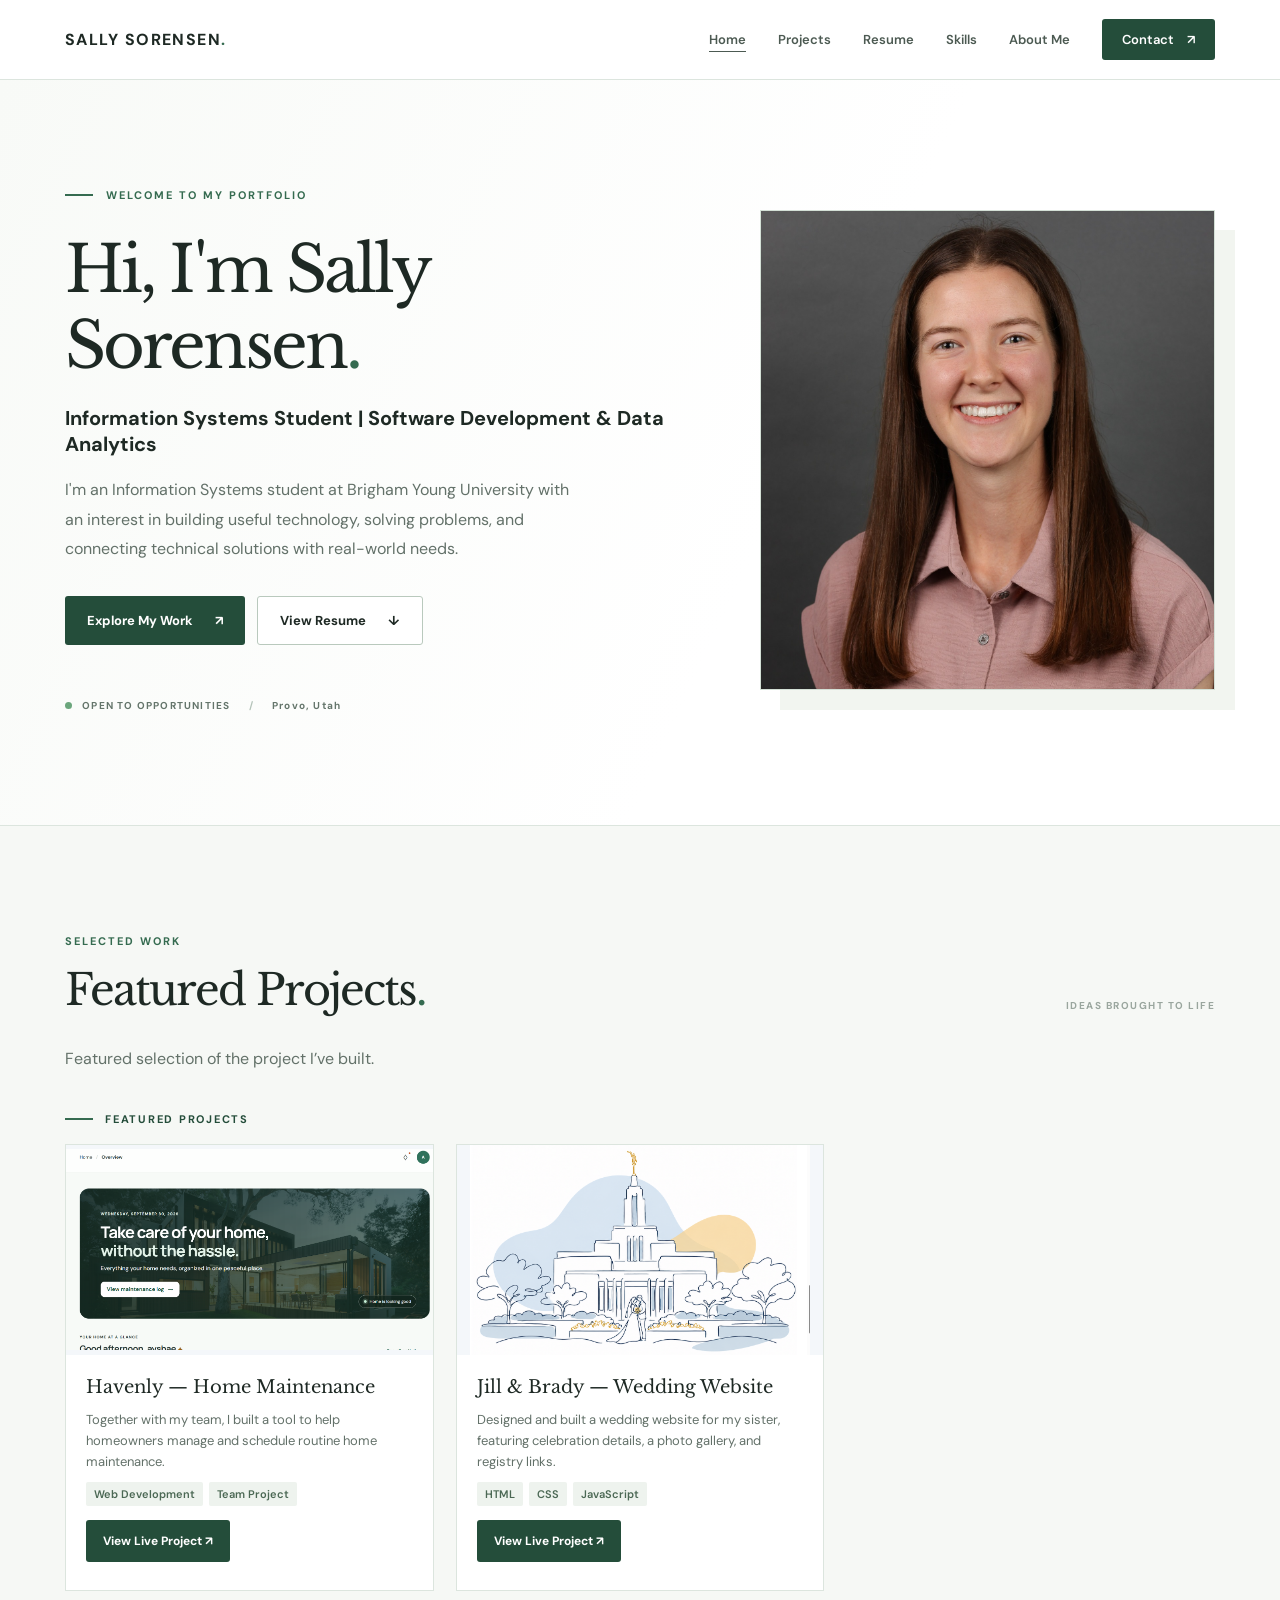
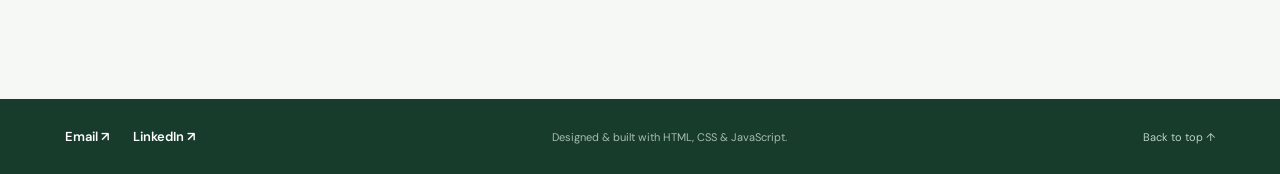
<file: index.html>
<!DOCTYPE html>
<html lang="en">
<head>
  <meta charset="UTF-8">
  <meta name="viewport" content="width=device-width, initial-scale=1">
  <meta name="description" content="Sally Sorensen — BYU Information Systems student. Explore my experience, skills, and software projects.">
  <title>Sally Sorensen | Portfolio</title>
  <link rel="stylesheet" href="styles.css">
  <script src="data.js" defer></script>
  <script src="app.js" defer> 
  //lets try this and see if it works
  </script>
</head>
<body data-page-title="Portfolio">
  <a class="skip-link" href="#main">Skip to content</a>
  <header class="site-header">
    <div class="container nav-wrap">
      <span class="brand" id="nav-name">YOUR NAME<span class="brand-dot">.</span></span>
      <button class="menu-toggle" id="menu-toggle" type="button" aria-expanded="false" aria-controls="site-nav" aria-label="Toggle navigation">
        <span></span><span></span><span></span>
      </button>
      <nav class="site-nav" id="site-nav" aria-label="Main navigation"><a href="index.html" aria-current="page">Home</a>
<a href="projects.html">Projects</a>
<a href="resume.html">Resume</a>
<a href="skills.html">Skills</a>
<a href="about.html">About Me</a>
<a href="contact.html" class="nav-contact">Contact <span aria-hidden="true">↗</span></a></nav>
    </div>
  </header>

  <main id="main">
    <section class="hero" id="home">
      <div class="container hero-grid">
        <div class="hero-copy">
          <p class="eyebrow"><span class="eyebrow-line"></span> WELCOME TO MY PORTFOLIO</p>
          <h1>Hi, I'm <span id="hero-name">Your Name</span><span class="hero-period">.</span></h1>
          <p class="hero-title" id="hero-title">Your Professional Headline</p>
          <p class="hero-description" id="hero-intro">A short introduction about your background, interests, and what you hope to build.</p>
          <div class="hero-actions">
            <a class="btn btn-primary" href="#projects">Explore My Work <span aria-hidden="true">↗</span></a>
            <a class="btn btn-outline" href="resume.html">View Resume <span aria-hidden="true">↓</span></a>
          </div>
          <div class="hero-footnote"><span class="status-dot"></span> OPEN TO OPPORTUNITIES <span class="footnote-divider">/</span> <span id="hero-location">Your Location</span></div>
        </div>
        <div class="hero-aside"><div class="hero-frame"><img class="hero-photo" src="assets/images/sally-sorensen.jpg" alt="Sally Sorensen" width="600" height="700"></div></div>
      </div>
    </section>

    

    

    

    

    

    
  <section class="section section-tint" id="projects">
      <div class="container">
        <div class="section-heading"><div><p class="section-kicker">SELECTED WORK</p><h2>Featured Projects<span class="accent">.</span></h2></div><p class="section-aside">IDEAS BROUGHT TO LIFE</p></div>
        <p class="section-intro">Featured selection of the project I’ve built.</p>
        <div class="project-label"><span class="label-dash"></span> FEATURED PROJECTS</div>
        <div class="projects-grid" id="featured-projects"></div>
        <div id="other-projects-section" hidden><div class="project-label other-project-label"><span class="label-dash"></span> MORE PROJECTS</div><div class="projects-grid" id="other-projects"></div></div>
      </div>
    </section>
</main>

  <footer class="site-footer"><div class="container footer-inner"><div class="footer-links"><a href="mailto:ssally5@byu.edu">Email ↗</a><a href="https://www.linkedin.com/in/ssally5" target="_blank" rel="noopener noreferrer">LinkedIn ↗</a></div><p>Designed & built with HTML, CSS & JavaScript.</p><a aria-current="page" href="index.html" class="back-to-top">Back to top ↑</a></div></footer>
</body>
</html>
</file>
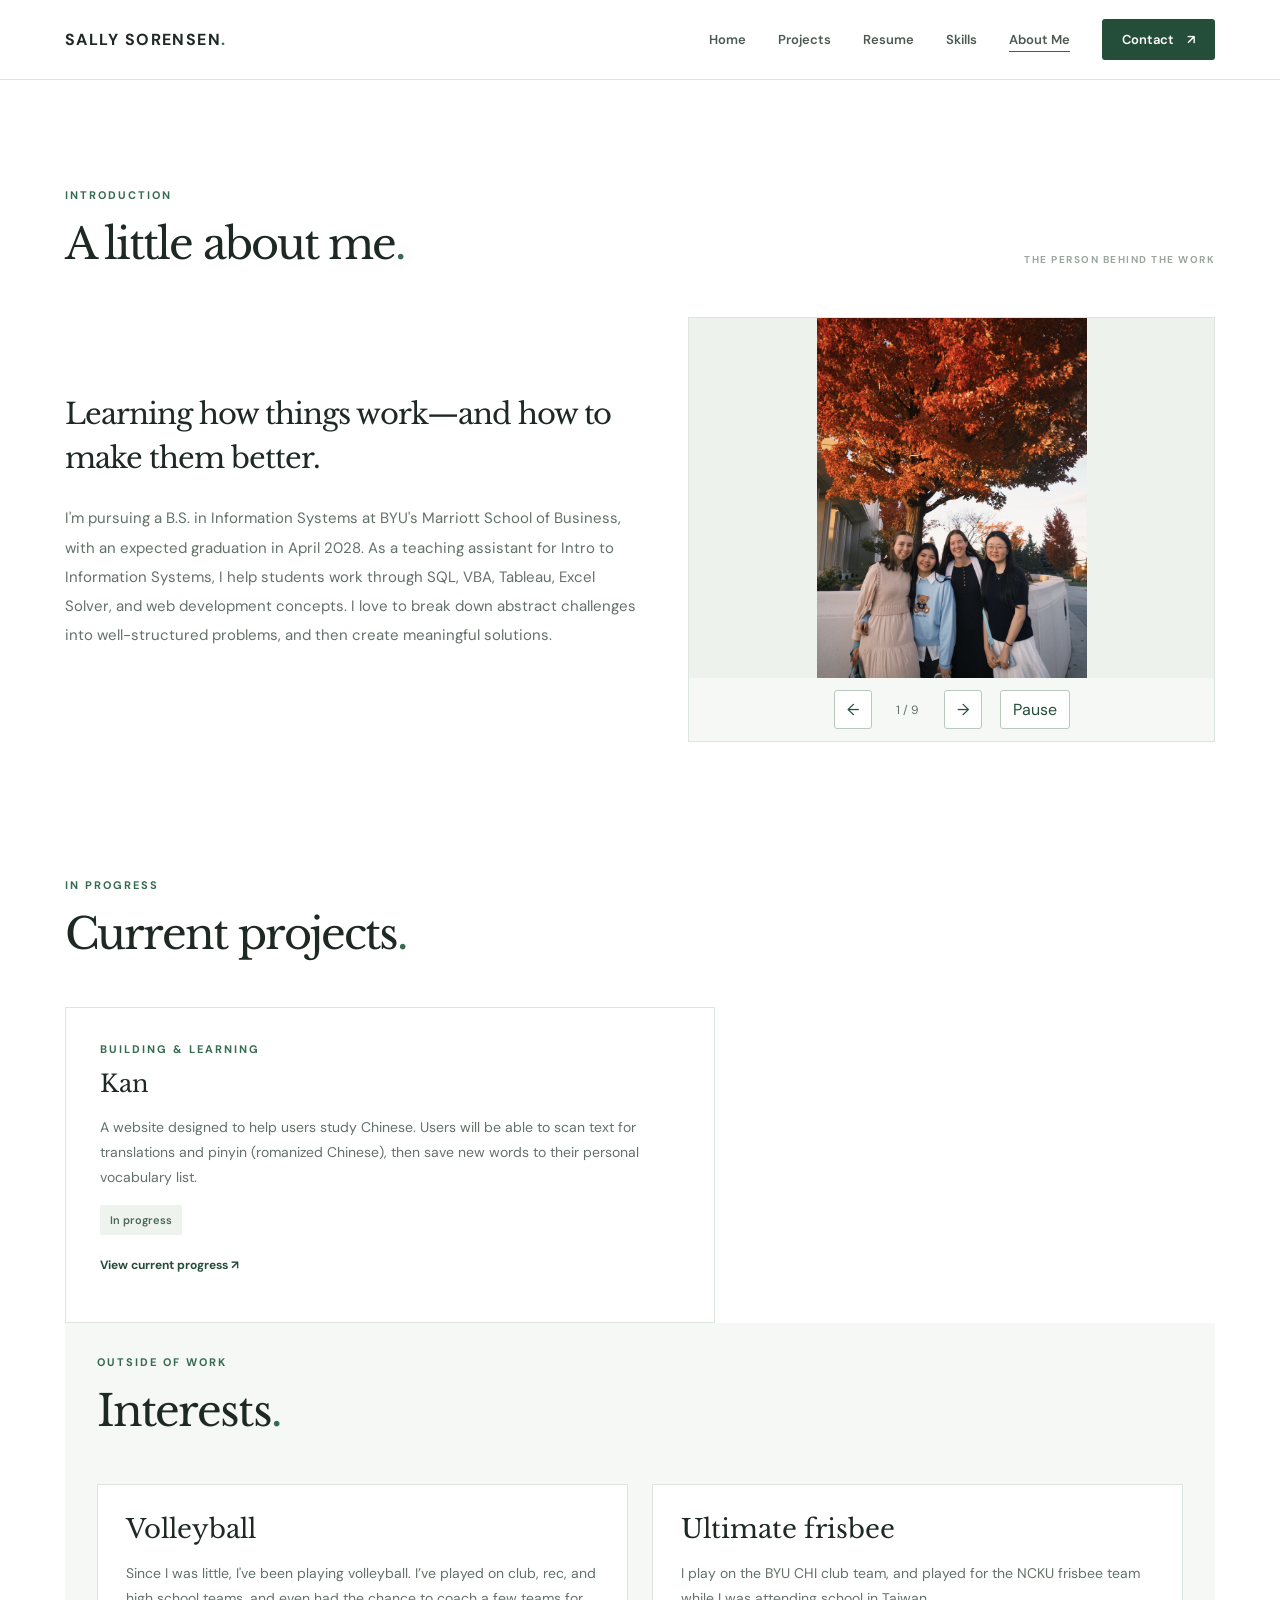
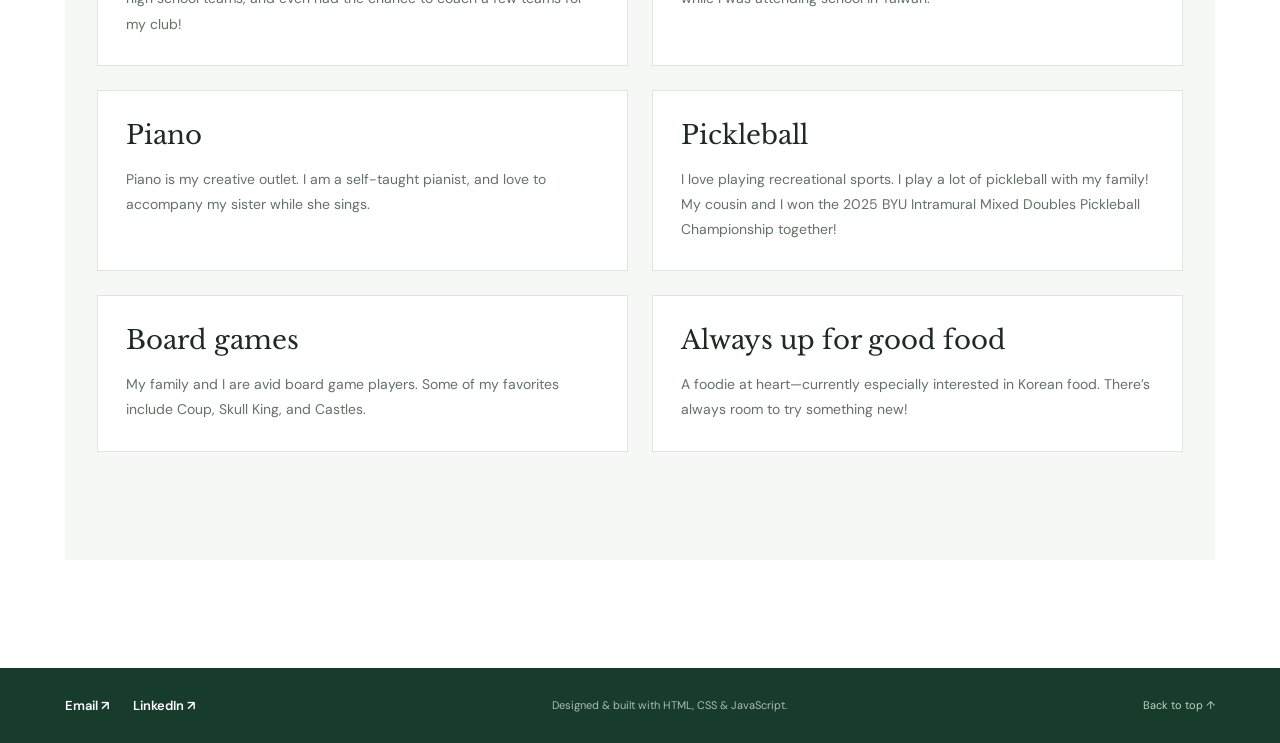
<file: about.html>
<!DOCTYPE html>
<html lang="en">
<head>
  <meta charset="UTF-8">
  <meta name="viewport" content="width=device-width, initial-scale=1">
  <meta name="description" content="Sally Sorensen — BYU Information Systems student. Explore my experience, skills, and software projects.">
  <title>Sally Sorensen | About Me</title>
  <link rel="stylesheet" href="styles.css">
  <script src="data.js" defer></script>
  <script src="app.js" defer></script>
</head>
<body data-page-title="About Me">
  <a class="skip-link" href="#main">Skip to content</a>
  <header class="site-header">
    <div class="container nav-wrap">
      <span class="brand" id="nav-name">YOUR NAME<span class="brand-dot">.</span></span>
      <button class="menu-toggle" id="menu-toggle" type="button" aria-expanded="false" aria-controls="site-nav" aria-label="Toggle navigation">
        <span></span><span></span><span></span>
      </button>
      <nav class="site-nav" id="site-nav" aria-label="Main navigation"><a href="index.html">Home</a>
<a href="projects.html">Projects</a>
<a href="resume.html">Resume</a>
<a href="skills.html">Skills</a>
<a href="about.html" aria-current="page">About Me</a>
<a href="contact.html" class="nav-contact">Contact <span aria-hidden="true">↗</span></a></nav>
    </div>
  </header>

  <main id="main">
    

    <section class="section about-section" id="about">
      <div class="container">
        <div class="section-heading"><div><p class="section-kicker">INTRODUCTION</p><h2>A little about me<span class="accent">.</span></h2></div><p class="section-aside">THE PERSON BEHIND THE WORK</p></div>
        <div class="about-copy-layout">
          
          <div class="about-copy"><h3 id="about-heading">A short introduction goes here.</h3><p id="about-body">Share a little about your education, professional interests, and what motivates you.</p></div>
<div class="about-carousel" role="region" aria-roledescription="carousel" aria-label="Personal photo gallery">
<div class="about-photo-stage"><img id="about-slide" src="assets/images/about/photo-01.jpg" alt="Personal photo 1 of 9" width="600" height="450"></div>
<div class="photo-controls"><button type="button" id="photo-prev" aria-label="Previous photo">←</button><span id="photo-counter">1 / 9</span><button type="button" id="photo-next" aria-label="Next photo">→</button><button type="button" id="photo-pause" aria-label="Pause photo rotation">Pause</button></div>
</div>
        </div>
      </div>
    </section>

    

    

    

    <section class="section" id="current-projects"><div class="container"><div class="section-heading"><div><p class="section-kicker">IN PROGRESS</p><h2>Current projects<span class="accent">.</span></h2></div></div>
          <article class="growth-card kan-card">
  <p class="card-overline">BUILDING &amp; LEARNING</p>
  <h3>Kan</h3>

  <p>
    A website designed to help users study Chinese. Users will be able to
    scan text for translations and pinyin (romanized Chinese), then save
    new words to their personal vocabulary list.
  </p>

  <div class="tag-row">
    <span class="tag">In progress</span>
  </div>

  <p class="kan-link-placeholder">
    <a class="project-link"
       href="https://ssally5.github.io/kan/"
       target="_blank"
       rel="noopener noreferrer">
      View current progress ↗
    </a>
  </p>
</article>
<section class="section section-tint" id="interests"><div class="container"><div class="section-heading"><div><p class="section-kicker">OUTSIDE OF WORK</p><h2>Interests<span class="accent">.</span></h2></div></div><div class="interest-grid">
<article class="interest-card"><h3>Volleyball</h3><p>Since I was little, I've been playing volleyball. I’ve played on club, rec, and high school teams, and even had the chance to coach a few teams for my club!</p></article>
<article class="interest-card"><h3>Ultimate frisbee</h3><p>I play on the BYU CHI club team, and played for the NCKU frisbee team while I was attending school in Taiwan.</p></article>
<article class="interest-card"><h3>Piano</h3><p>Piano is my creative outlet. I am a self-taught pianist, and love to accompany my sister while she sings.</p></article>
<article class="interest-card"><h3>Pickleball</h3><p>I love playing recreational sports. I play a lot of pickleball with my family! My cousin and I won the 2025 BYU Intramural Mixed Doubles Pickleball Championship together!</p></article>
<article class="interest-card"><h3>Board games</h3><p>My family and I are avid board game players. Some of my favorites include Coup, Skull King, and Castles.</p></article>
<article class="interest-card"><h3>Always up for good food</h3><p>A foodie at heart—currently especially interested in Korean food. There’s always room to try something new!</p></article>
</div></div></section>


    
  </main>

  <footer class="site-footer"><div class="container footer-inner"><div class="footer-links"><a href="mailto:ssally5@byu.edu">Email ↗</a><a href="https://www.linkedin.com/in/ssally5" target="_blank" rel="noopener noreferrer">LinkedIn ↗</a></div><p>Designed & built with HTML, CSS & JavaScript.</p><a href="index.html" class="back-to-top">Back to top ↑</a></div></footer>
</body>
</html>
</file>
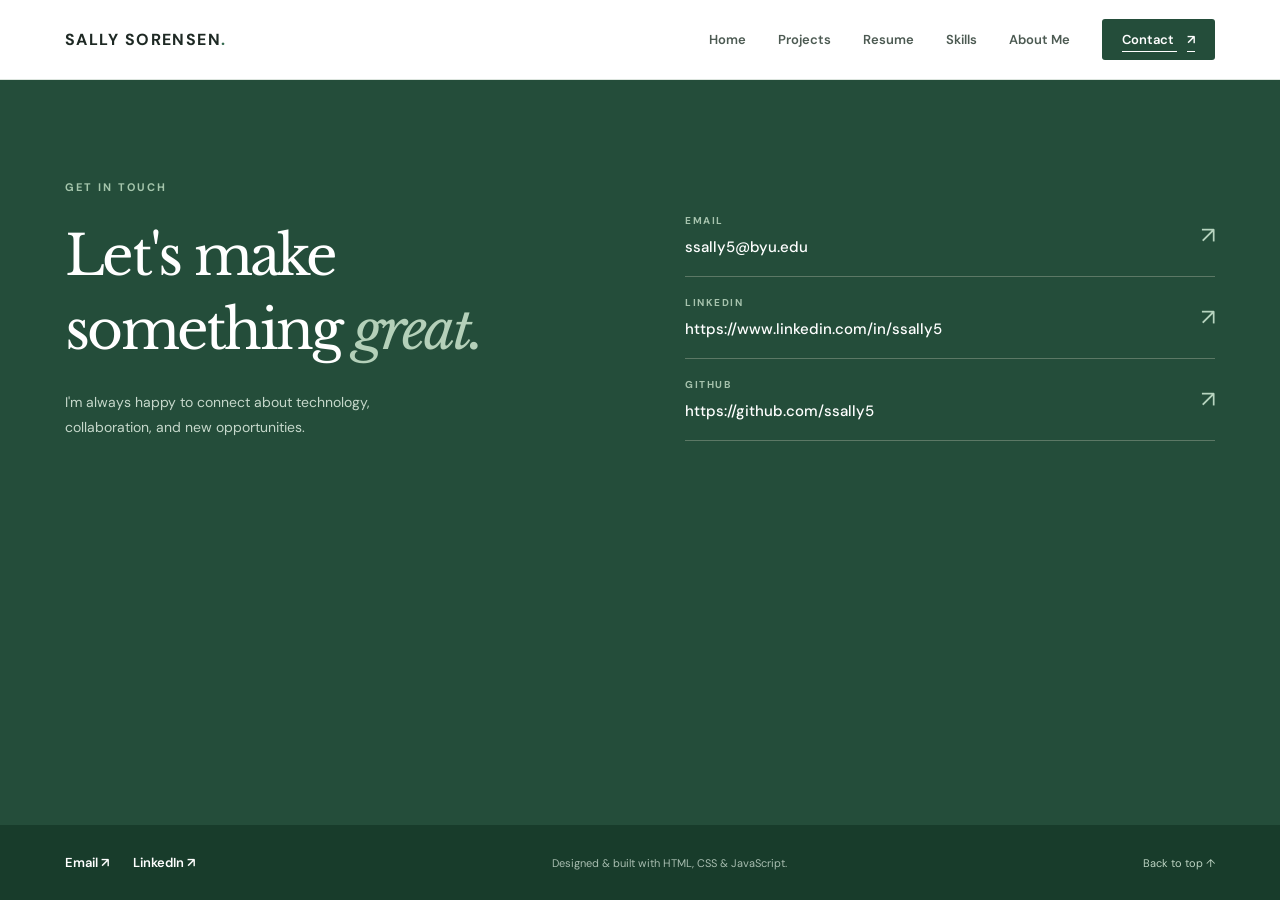
<file: contact.html>
<!DOCTYPE html>
<html lang="en">
<head>
  <meta charset="UTF-8">
  <meta name="viewport" content="width=device-width, initial-scale=1">
  <meta name="description" content="Sally Sorensen — BYU Information Systems student. Explore my experience, skills, and software projects.">
  <title>Sally Sorensen | Contact</title>
  <link rel="stylesheet" href="styles.css">
  <script src="data.js" defer></script>
  <script src="app.js" defer></script>
</head>
<body data-page-title="Contact">
  <a class="skip-link" href="#main">Skip to content</a>
  <header class="site-header">
    <div class="container nav-wrap">
      <span class="brand" id="nav-name">YOUR NAME<span class="brand-dot">.</span></span>
      <button class="menu-toggle" id="menu-toggle" type="button" aria-expanded="false" aria-controls="site-nav" aria-label="Toggle navigation">
        <span></span><span></span><span></span>
      </button>
      <nav class="site-nav" id="site-nav" aria-label="Main navigation"><a href="index.html">Home</a>
<a href="projects.html">Projects</a>
<a href="resume.html">Resume</a>
<a href="skills.html">Skills</a>
<a href="about.html">About Me</a>
<a href="contact.html" aria-current="page" class="nav-contact">Contact <span aria-hidden="true">↗</span></a></nav>
    </div>
  </header>

  <main id="main">
    

    

    

    

    

    

    <section class="contact-section" id="contact">
      <div class="container contact-grid">
        <div><p class="contact-kicker">GET IN TOUCH</p><h2>Let's make<br>something <em>great.</em></h2><p id="contact-description">Interested in connecting or collaborating? I'd love to hear from you.</p></div>
        <div class="contact-links" id="contact-links"></div>
      </div>
    </section>
  </main>

  <footer class="site-footer"><div class="container footer-inner"><div class="footer-links"><a href="mailto:ssally5@byu.edu">Email ↗</a><a href="https://www.linkedin.com/in/ssally5" target="_blank" rel="noopener noreferrer">LinkedIn ↗</a></div><p>Designed & built with HTML, CSS & JavaScript.</p><a href="index.html" class="back-to-top">Back to top ↑</a></div></footer>
</body>
</html>
</file>
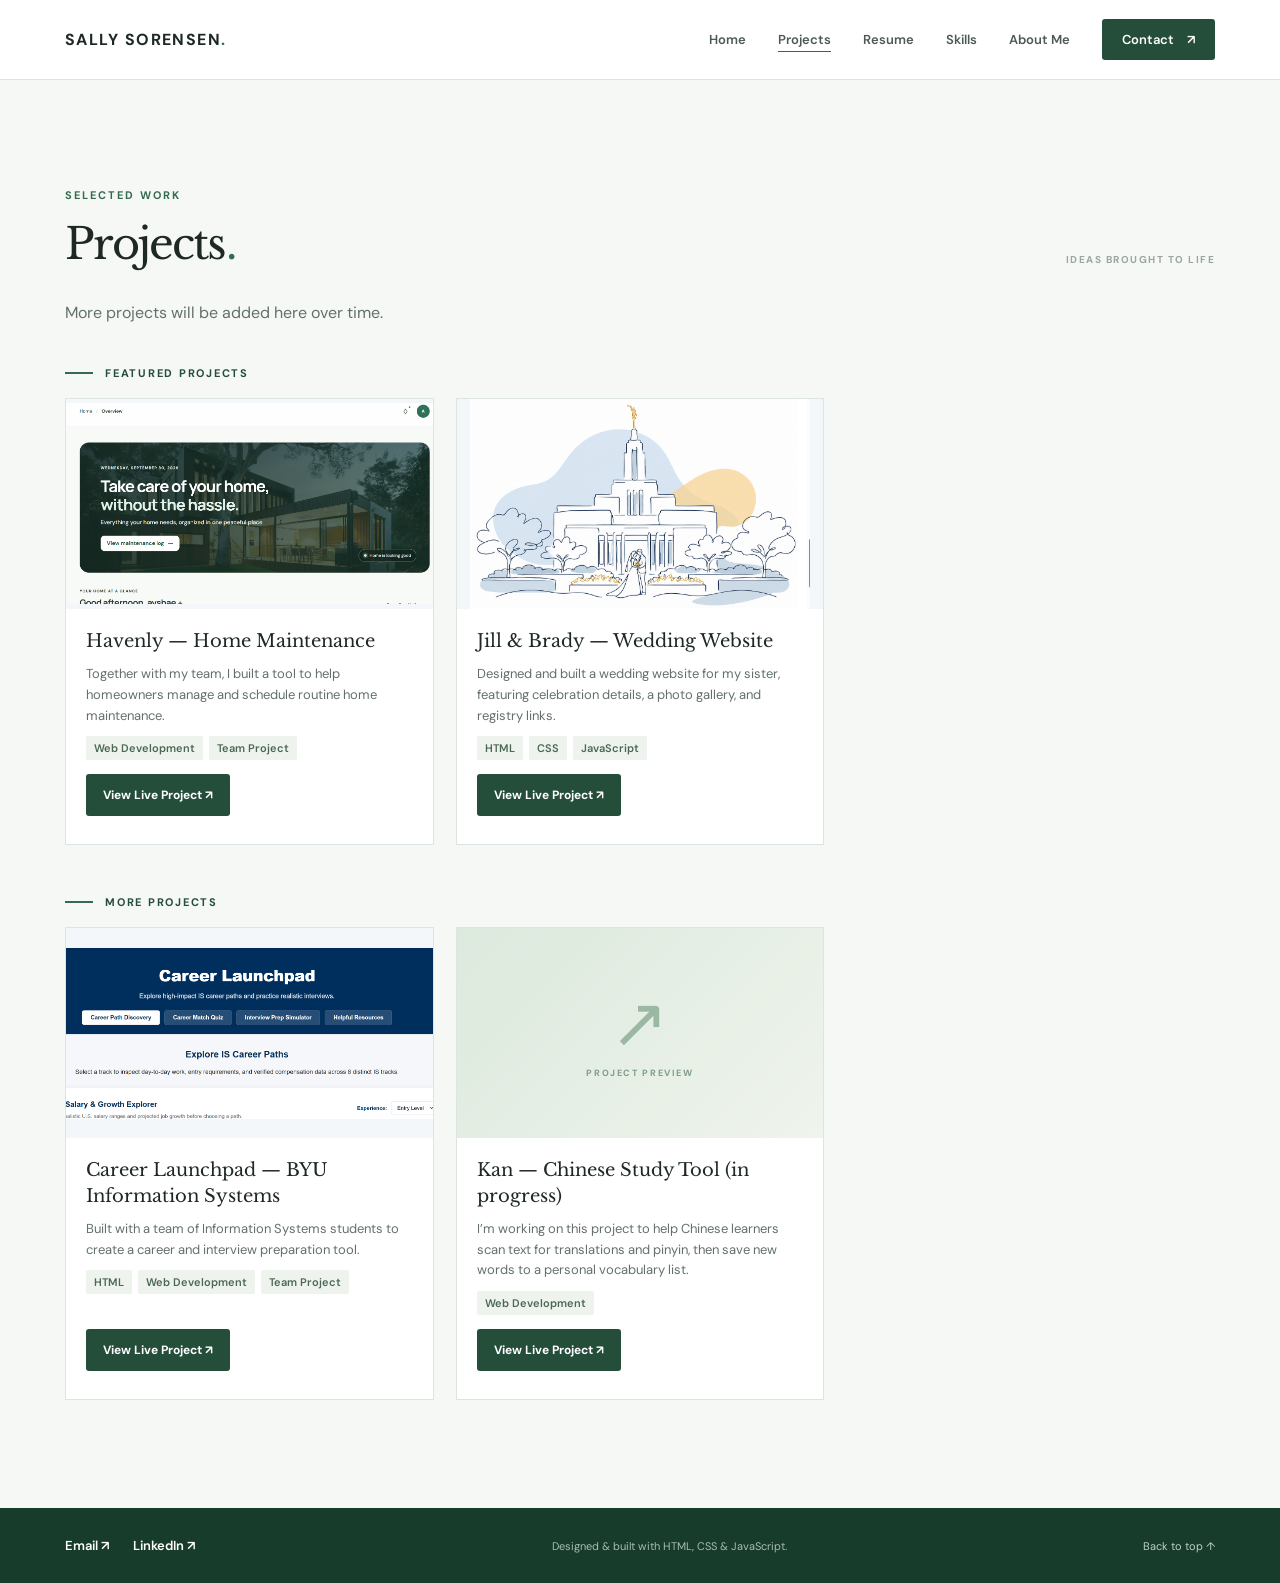
<file: projects.html>
<!DOCTYPE html>
<html lang="en">
<head>
  <meta charset="UTF-8">
  <meta name="viewport" content="width=device-width, initial-scale=1">
  <meta name="description" content="Sally Sorensen — BYU Information Systems student. Explore my experience, skills, and software projects.">
  <title>Sally Sorensen | Projects</title>
  <link rel="stylesheet" href="styles.css">
  <script src="data.js" defer></script>
  <script src="app.js" defer></script>
</head>
<body data-page-title="Projects">
  <a class="skip-link" href="#main">Skip to content</a>
  <header class="site-header">
    <div class="container nav-wrap">
      <span class="brand" id="nav-name">YOUR NAME<span class="brand-dot">.</span></span>
      <button class="menu-toggle" id="menu-toggle" type="button" aria-expanded="false" aria-controls="site-nav" aria-label="Toggle navigation">
        <span></span><span></span><span></span>
      </button>
      <nav class="site-nav" id="site-nav" aria-label="Main navigation"><a href="index.html">Home</a>
<a href="projects.html" aria-current="page">Projects</a>
<a href="resume.html">Resume</a>
<a href="skills.html">Skills</a>
<a href="about.html">About Me</a>
<a href="contact.html" class="nav-contact">Contact <span aria-hidden="true">↗</span></a></nav>
    </div>
  </header>

  <main id="main">
    

    

    

    

    <section class="section section-tint" id="projects">
      <div class="container">
        <div class="section-heading"><div><p class="section-kicker">SELECTED WORK</p><h2>Projects<span class="accent">.</span></h2></div><p class="section-aside">IDEAS BROUGHT TO LIFE</p></div>
        <p class="section-intro">More projects will be added here over time.</p>
        <div class="project-label"><span class="label-dash"></span> FEATURED PROJECTS</div>
        <div class="projects-grid" id="featured-projects"></div>
        <div id="other-projects-section" hidden><div class="project-label other-project-label"><span class="label-dash"></span> MORE PROJECTS</div><div class="projects-grid" id="other-projects"></div></div>
      </div>
    </section>

    

    
  </main>

  <footer class="site-footer"><div class="container footer-inner"><div class="footer-links"><a href="mailto:ssally5@byu.edu">Email ↗</a><a href="https://www.linkedin.com/in/ssally5" target="_blank" rel="noopener noreferrer">LinkedIn ↗</a></div><p>Designed & built with HTML, CSS & JavaScript.</p><a href="index.html" class="back-to-top">Back to top ↑</a></div></footer>
</body>
</html>
</file>
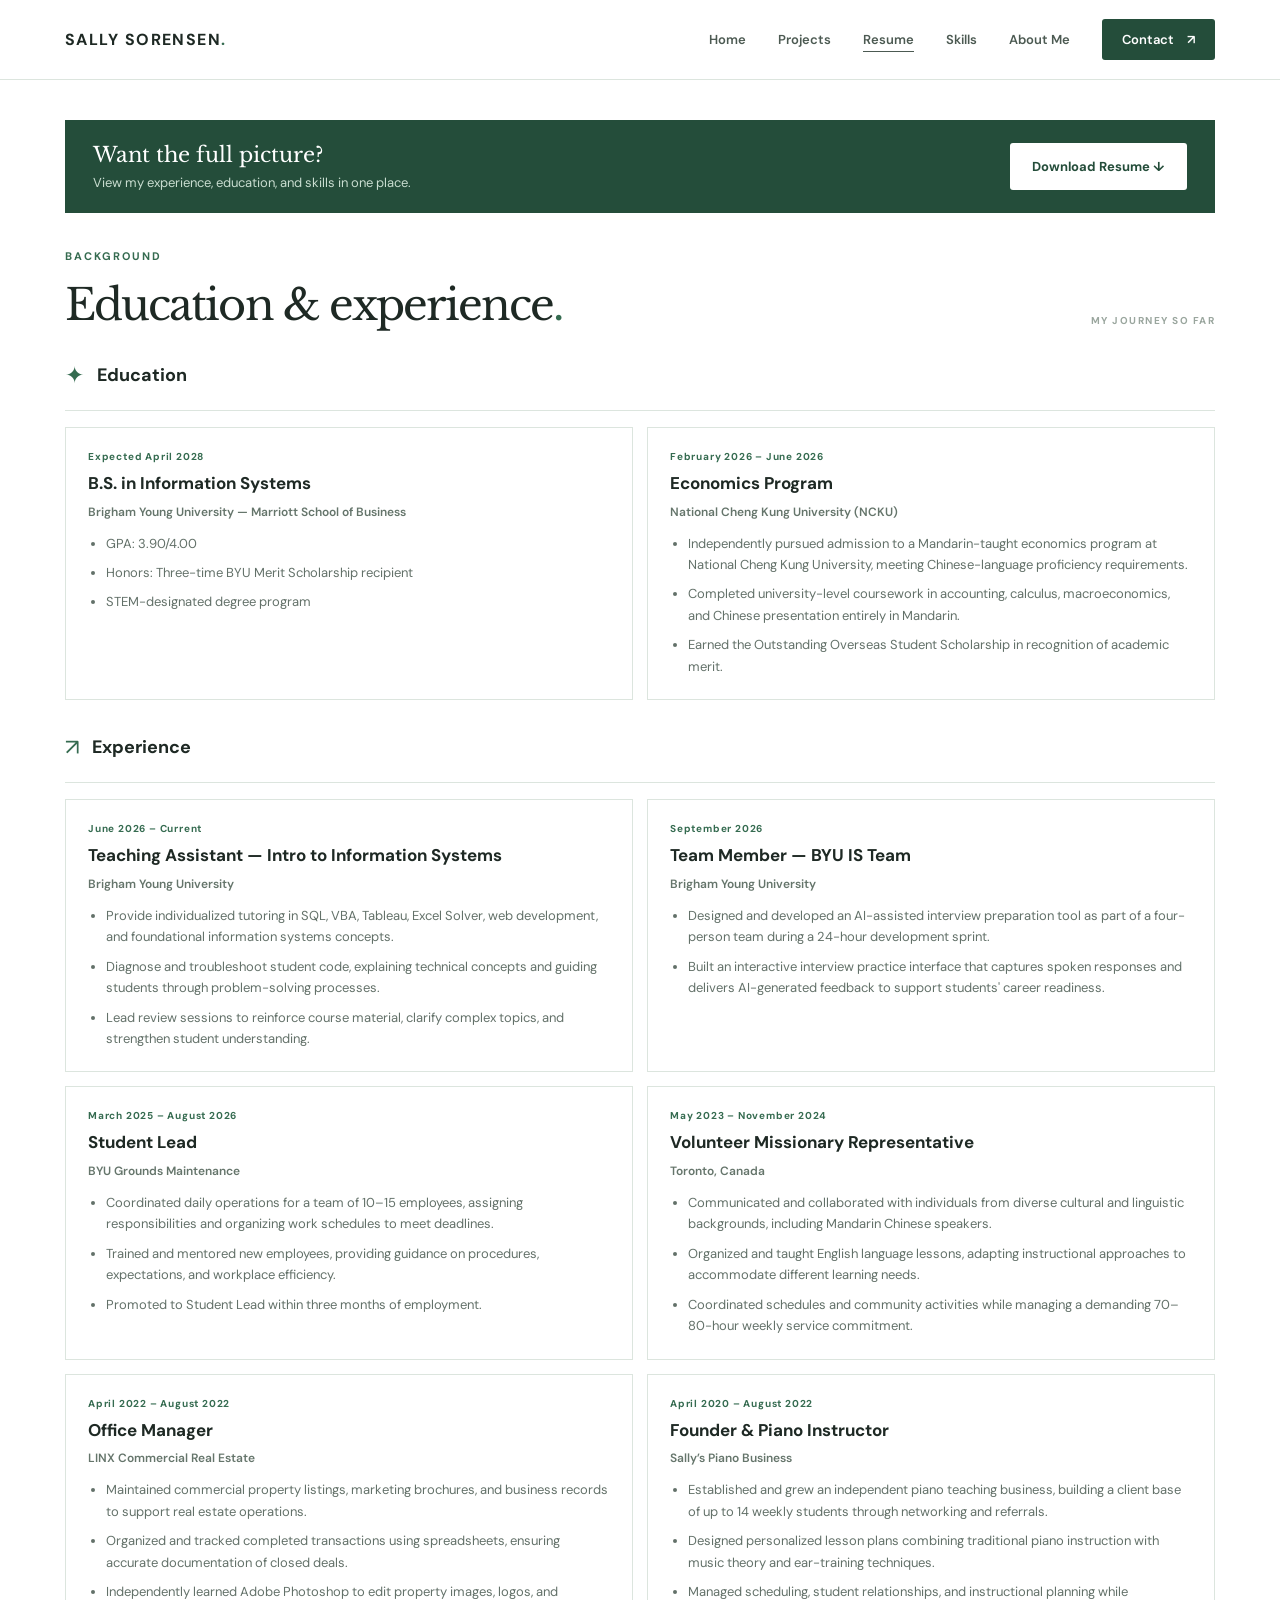
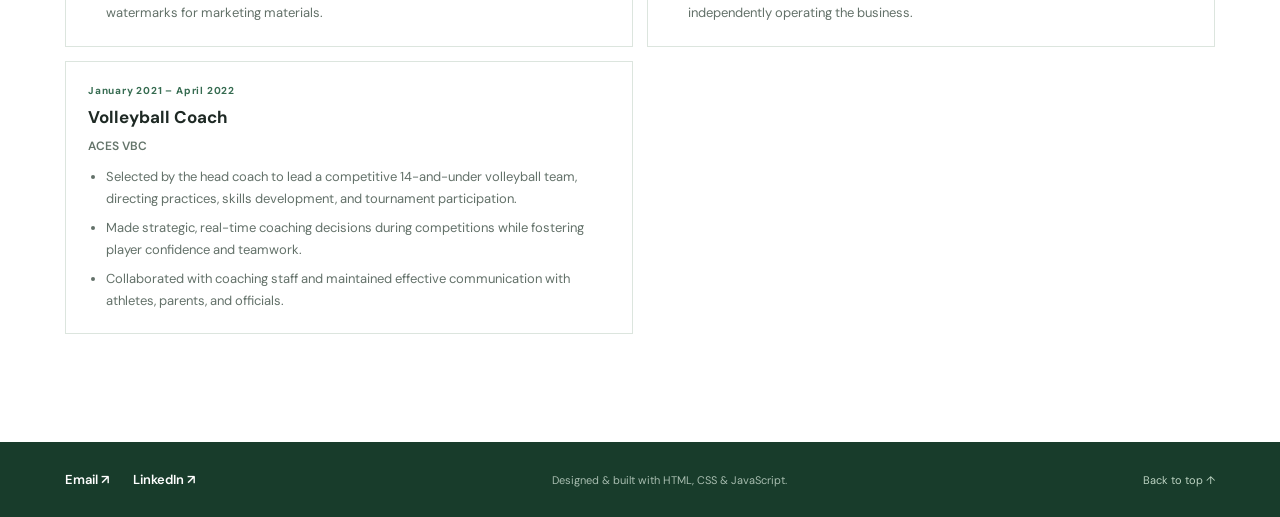
<file: resume.html>
<!DOCTYPE html>
<html lang="en">
<head>
  <meta charset="UTF-8">
  <meta name="viewport" content="width=device-width, initial-scale=1">
  <meta name="description" content="Sally Sorensen — BYU Information Systems student. Explore my experience, skills, and software projects.">
  <title>Sally Sorensen | Resume</title>
  <link rel="stylesheet" href="styles.css">
  <script src="data.js" defer></script>
  <script src="app.js" defer></script>
</head>
<body data-page-title="Resume">
  <a class="skip-link" href="#main">Skip to content</a>
  <header class="site-header">
    <div class="container nav-wrap">
      <span class="brand" id="nav-name">YOUR NAME<span class="brand-dot">.</span></span>
      <button class="menu-toggle" id="menu-toggle" type="button" aria-expanded="false" aria-controls="site-nav" aria-label="Toggle navigation">
        <span></span><span></span><span></span>
      </button>
      <nav class="site-nav" id="site-nav" aria-label="Main navigation"><a href="index.html">Home</a>
<a href="projects.html">Projects</a>
<a href="resume.html" aria-current="page">Resume</a>
<a href="skills.html">Skills</a>
<a href="about.html">About Me</a>
<a href="contact.html" class="nav-contact">Contact <span aria-hidden="true">↗</span></a></nav>
    </div>
  </header>

  <main id="main">
    

    

    

    <section class="section" id="resume">
      <div class="container">
        <div class="resume-banner"><div><h3>Want the full picture?</h3><p>View my experience, education, and skills in one place.</p></div><a class="btn btn-light" id="resume-download" href="#" aria-disabled="true">Resume PDF coming soon <span aria-hidden="true">↓</span></a></div>
        <div class="section-heading"><div><p class="section-kicker">BACKGROUND</p><h2>Education & experience<span class="accent">.</span></h2></div><p class="section-aside">MY JOURNEY SO FAR</p></div>
        <div class="resume-grid">
          <div><div class="subsection-title"><span class="mini-icon">✦</span><h3>Education</h3></div><div id="education-list"></div></div>
          <div><div class="subsection-title"><span class="mini-icon">↗</span><h3>Experience</h3></div><div id="experience-list"></div></div>
        </div>

      </div>
    </section>

    

    

    
  </main>

  <footer class="site-footer"><div class="container footer-inner"><div class="footer-links"><a href="mailto:ssally5@byu.edu">Email ↗</a><a href="https://www.linkedin.com/in/ssally5" target="_blank" rel="noopener noreferrer">LinkedIn ↗</a></div><p>Designed & built with HTML, CSS & JavaScript.</p><a href="index.html" class="back-to-top">Back to top ↑</a></div></footer>
</body>
</html>
</file>
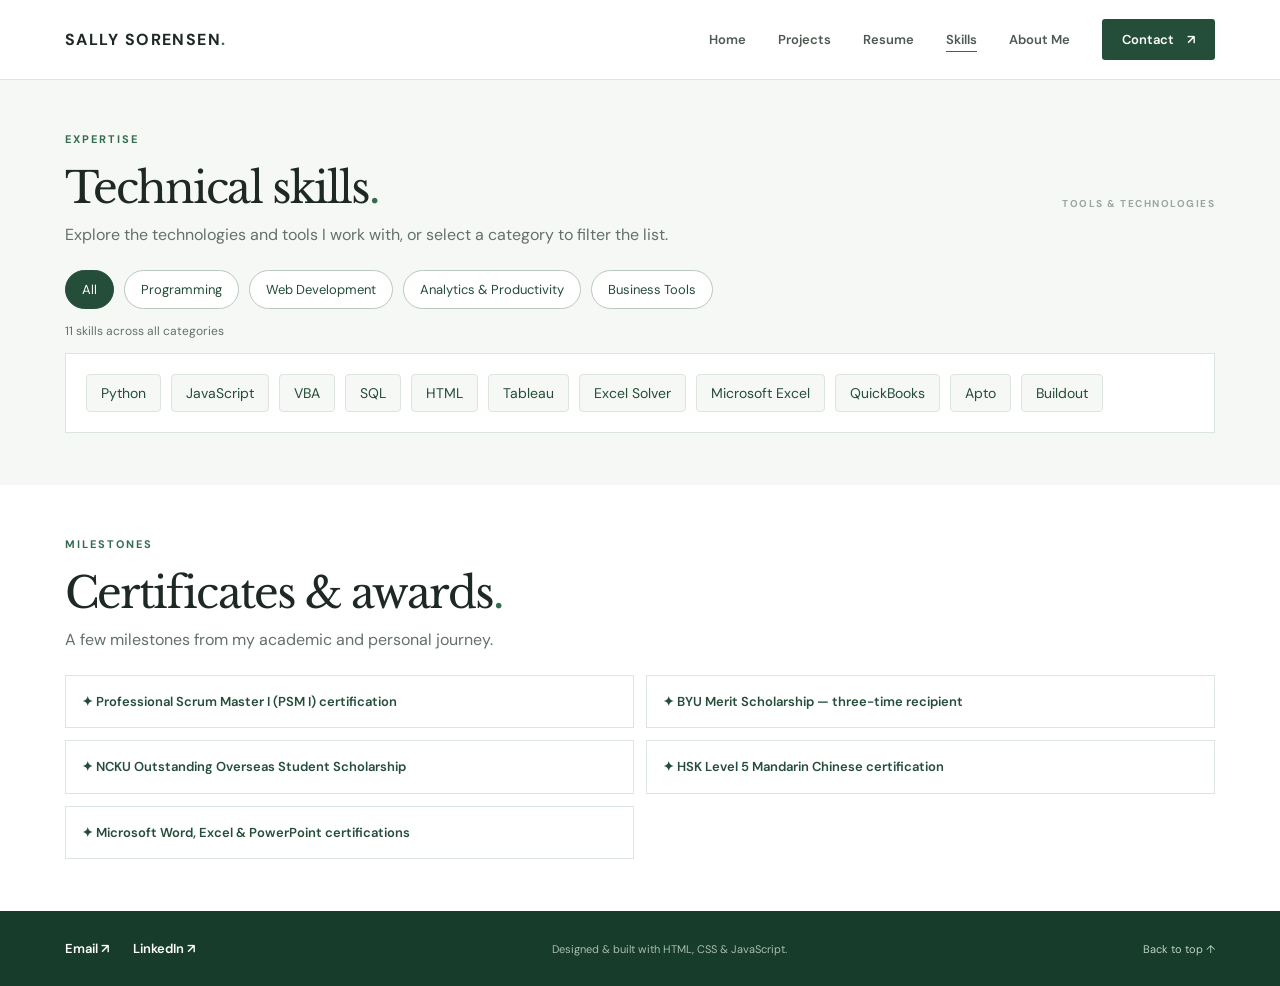
<file: skills.html>
<!DOCTYPE html>
<html lang="en">
<head>
  <meta charset="UTF-8">
  <meta name="viewport" content="width=device-width, initial-scale=1">
  <meta name="description" content="Sally Sorensen — BYU Information Systems student. Explore my experience, skills, and software projects.">
  <title>Sally Sorensen | Skills</title>
  <link rel="stylesheet" href="styles.css">
  <script src="data.js" defer></script>
  <script src="app.js" defer></script>
</head>
<body data-page-title="Skills">
  <a class="skip-link" href="#main">Skip to content</a>
  <header class="site-header">
    <div class="container nav-wrap">
      <span class="brand" id="nav-name">YOUR NAME<span class="brand-dot">.</span></span>
      <button class="menu-toggle" id="menu-toggle" type="button" aria-expanded="false" aria-controls="site-nav" aria-label="Toggle navigation">
        <span></span><span></span><span></span>
      </button>
      <nav class="site-nav" id="site-nav" aria-label="Main navigation"><a href="index.html">Home</a>
<a href="projects.html">Projects</a>
<a href="resume.html">Resume</a>
<a href="skills.html" aria-current="page">Skills</a>
<a href="about.html">About Me</a>
<a href="contact.html" class="nav-contact">Contact <span aria-hidden="true">↗</span></a></nav>
    </div>
  </header>

  <main id="main">
    

    

    <section class="section section-tint" id="skills">
      <div class="container">
        <div class="section-heading"><div><p class="section-kicker">EXPERTISE</p><h2>Technical skills<span class="accent">.</span></h2></div><p class="section-aside">TOOLS & TECHNOLOGIES</p></div>
        <p class="section-intro">Explore the technologies and tools I work with, or select a category to filter the list.</p>
        <div id="skill-filters" class="skill-filters" role="group" aria-label="Filter skills by category"></div><p id="skill-count" class="skill-count" aria-live="polite"></p><div class="skill-collection" id="skills-grid"></div>
      </div>
    </section>

    

    

    

    
  <section class="section" id="credentials"><div class="container"><div class="section-heading"><div><p class="section-kicker">MILESTONES</p><h2>Certificates & awards<span class="accent">.</span></h2></div></div><p id="accomplishments-description" class="section-intro"></p><div id="accomplishments-list" class="credential-list"></div></div></section></main>

  <footer class="site-footer"><div class="container footer-inner"><div class="footer-links"><a href="mailto:ssally5@byu.edu">Email ↗</a><a href="https://www.linkedin.com/in/ssally5" target="_blank" rel="noopener noreferrer">LinkedIn ↗</a></div><p>Designed & built with HTML, CSS & JavaScript.</p><a href="index.html" class="back-to-top">Back to top ↑</a></div></footer>
</body>
</html>
</file>
<file: styles.css>
@import url('https://fonts.googleapis.com/css2?family=DM+Sans:wght@400;500;600;700&family=Libre+Baskerville:ital,wght@0,400;0,700;1,400&display=swap');
:root{--green:#356b50;--green-deep:#244d3a;--green-light:#eaf1eb;--ink:#1e2924;--muted:#637169;--line:#dce5de;--paper:#fff;--tint:#f6f8f5;--font:'DM Sans',Arial,sans-serif;--serif:'Libre Baskerville',Georgia,serif}
*{box-sizing:border-box}html{scroll-behavior:smooth;scroll-padding-top:92px}body{margin:0;font-family:var(--font);color:var(--ink);background:var(--paper);-webkit-font-smoothing:antialiased}a{color:inherit;text-decoration:none}button{font:inherit}img{max-width:100%}.container{width:min(1150px,calc(100% - 64px));margin-inline:auto}.skip-link{position:absolute;left:10px;top:-60px;background:white;padding:12px;z-index:20}.skip-link:focus{top:10px}.site-header{position:sticky;top:0;z-index:10;background:rgba(255,255,255,.97);border-bottom:1px solid var(--line);backdrop-filter:blur(12px)}.nav-wrap{min-height:79px;display:flex;align-items:center;justify-content:space-between;gap:24px}.brand,.footer-brand{font-size:16px;font-weight:700;letter-spacing:.09em}.brand-dot,.footer-brand span{color:var(--green)}.site-nav{display:flex;align-items:center;gap:32px}.site-nav a{font-size:13px;font-weight:600;color:#4c5a52;transition:color .2s}.site-nav a:hover{color:var(--green)}.site-nav .nav-contact{background:var(--green-deep);color:white;padding:12px 20px;border-radius:3px}.site-nav .nav-contact:hover{color:white;background:var(--green)}.nav-contact span{margin-left:10px}.menu-toggle{display:none}.hero{background:linear-gradient(115deg,#f8faf7 0%,#fff 60%);border-bottom:1px solid var(--line)}.hero-grid{min-height:625px;display:grid;grid-template-columns:1.15fr .85fr;align-items:center;gap:80px;padding-top:75px;padding-bottom:80px}.eyebrow,.section-kicker,.card-overline,.contact-kicker{font-size:11px;letter-spacing:.18em;font-weight:700;color:var(--green)}.eyebrow{display:flex;align-items:center;gap:13px;margin-bottom:30px}.eyebrow-line,.label-dash{display:inline-block;width:28px;height:2px;background:var(--green)}h1,h2,h3,h4,p{margin-top:0}.hero h1{font-family:var(--serif);font-weight:400;font-size:clamp(42px,5vw,69px);line-height:1.18;letter-spacing:-.045em;margin-bottom:22px}.hero-period,.accent{color:var(--green)}.hero-title{font-size:20px;font-weight:700;margin-bottom:18px}.hero-description{max-width:510px;color:var(--muted);font-size:16px;line-height:1.85;margin-bottom:32px}.hero-actions{display:flex;gap:12px;flex-wrap:wrap}.btn{display:inline-flex;justify-content:center;align-items:center;gap:22px;padding:15px 22px;font-size:13px;font-weight:700;border-radius:3px;transition:transform .2s,background .2s}.btn:hover{transform:translateY(-2px)}.btn-primary{background:var(--green-deep);color:white}.btn-primary:hover{background:var(--green)}.btn-outline{border:1px solid #b9c9bd;background:white}.hero-footnote{margin-top:54px;font-size:10px;letter-spacing:.12em;font-weight:700;color:#64756b}.status-dot{display:inline-block;width:7px;height:7px;background:#6ba67c;border-radius:50%;margin-right:7px}.footnote-divider{padding:0 15px;color:#b4c3b9}.hero-aside{position:relative}.hero-frame{height:400px;background:#e7eee7;border:1px solid #d4e0d6;display:flex;align-items:center;justify-content:center;position:relative;box-shadow:20px 20px 0 #f2f5f0}.hero-frame:before{content:"";position:absolute;inset:22px;border:1px solid #cad9ce}.hero-frame-number,.hero-frame-caption{position:absolute;font-size:10px;font-weight:700;letter-spacing:.17em;color:#718d78;left:42px}.hero-frame-number{top:42px}.hero-frame-caption{bottom:42px}.hero-monogram{font-family:var(--serif);font-size:120px;letter-spacing:-.1em;color:#95b39e;font-weight:400}.hero-side-label{position:absolute;right:-30px;bottom:80px;writing-mode:vertical-rl;font-size:10px;letter-spacing:.18em;color:#7d9382}.section{padding:108px 0}.section-tint{background:var(--tint)}.section-heading{display:flex;justify-content:space-between;align-items:end;gap:24px;margin-bottom:46px}.section-kicker{margin-bottom:15px}.section-heading h2{font-family:var(--serif);font-size:clamp(30px,3.4vw,43px);font-weight:400;letter-spacing:-.045em;margin-bottom:0}.section-aside{font-size:10px;letter-spacing:.15em;color:#9aa69e;font-weight:700;margin-bottom:5px}.section-intro{max-width:650px;color:var(--muted);line-height:1.8;margin-top:-18px;margin-bottom:38px}.about-grid{display:grid;grid-template-columns:370px 1fr;gap:90px;align-items:center}.portrait-placeholder{min-height:420px;background:#edf2ed;border:1px solid #dce7dd;display:flex;flex-direction:column;align-items:center;justify-content:center;gap:20px;color:#8ca293;font-size:10px;font-weight:700;letter-spacing:.2em}.portrait-circle{width:155px;height:155px;border-radius:50%;background:#dce8de;display:grid;place-items:center}.portrait-circle svg{width:90px;fill:none;stroke:#93ad9a;stroke-width:3;stroke-linecap:round}.about-copy h3{font-family:var(--serif);font-weight:400;font-size:29px;line-height:1.5;letter-spacing:-.035em;margin-bottom:24px}.about-copy p{color:var(--muted);font-size:15px;line-height:1.95}.text-link{display:inline-block;margin-top:12px;padding-bottom:7px;border-bottom:1px solid var(--green);font-size:13px;font-weight:700;color:var(--green-deep)}.text-link span{margin-left:18px}.skills-grid{display:grid;grid-template-columns:repeat(4,1fr);gap:18px}.skill-card{background:white;border:1px solid var(--line);padding:29px 24px;min-height:245px}.skill-number{font-family:var(--serif);color:#a4b9aa;font-size:24px;margin-bottom:30px}.skill-card h3{font-size:15px;margin-bottom:21px}.tag-row{display:flex;gap:8px;flex-wrap:wrap}.tag{background:#eef3ee;color:#4b6854;font-size:11px;padding:8px 10px;border-radius:2px;font-weight:600}.resume-grid{display:grid;grid-template-columns:1fr 1fr;gap:90px}.subsection-title{display:flex;align-items:center;gap:13px;padding-bottom:20px;border-bottom:1px solid var(--line);margin-bottom:28px}.subsection-title h3{font-size:18px;margin:0}.mini-icon{color:var(--green);font-size:23px}.timeline-entry{position:relative;padding:0 0 22px 24px;margin-left:4px;border-left:1px solid #d1ded4}.timeline-entry:before{content:"";position:absolute;left:-5px;top:4px;width:9px;height:9px;background:var(--green);border-radius:50%}.timeline-period{font-size:11px;font-weight:700;letter-spacing:.08em;color:var(--green);margin-bottom:10px}.timeline-entry h4{font-size:17px;margin-bottom:7px}.timeline-org{font-size:13px;color:#65756b;font-weight:600;margin-bottom:14px}.timeline-description{font-size:13px;color:var(--muted);line-height:1.8}.resume-banner{margin-top:52px;padding:28px 34px;background:var(--green-deep);color:white;display:flex;align-items:center;justify-content:space-between;gap:25px}.resume-banner h3{font-family:var(--serif);font-size:21px;font-weight:400;margin-bottom:8px}.resume-banner p{color:#c9ddd0;font-size:13px;margin:0}.btn-light{background:white;color:var(--green-deep);white-space:nowrap}.btn-light[aria-disabled=true]{opacity:.8;cursor:default}.project-label{display:flex;align-items:center;gap:12px;font-size:11px;font-weight:700;letter-spacing:.16em;color:var(--green-deep);margin-bottom:18px}.other-project-label{margin-top:50px}.projects-grid{display:grid;grid-template-columns:repeat(3,minmax(0,1fr));gap:22px}.project-card{background:white;border:1px solid var(--line);overflow:hidden}.project-visual{height:210px;position:relative;background:linear-gradient(135deg,#dce9dd,#eff4ec);display:flex;align-items:center;justify-content:center;flex-direction:column;gap:9px}.project-placeholder-symbol{font-family:var(--serif);font-size:70px;color:#9bb8a2;line-height:1}.project-placeholder-text{font-size:9px;font-weight:700;letter-spacing:.18em;color:#7e9c86}.project-index{position:absolute;right:17px;top:16px;font-size:11px;font-weight:700;color:#6b8c73}.project-image{width:100%;height:100%;object-fit:cover}.project-body{padding:27px}.project-body h3{font-family:var(--serif);font-size:20px;font-weight:400;margin-bottom:14px}.project-description{color:var(--muted);font-size:13px;line-height:1.8;min-height:72px}.project-body .tag-row{margin:20px 0 24px}.project-link{font-size:12px;font-weight:700;color:var(--green-deep)}.project-link-disabled{color:#87968b}.growth-grid{display:grid;grid-template-columns:1fr 1fr;gap:24px}.growth-card{border:1px solid var(--line);padding:34px;min-height:315px}.growth-icon{font-family:var(--serif);font-size:36px;color:var(--green);margin-bottom:30px}.card-overline{margin-bottom:13px}.growth-card h3{font-family:var(--serif);font-weight:400;font-size:24px;margin-bottom:17px}.growth-card>p:not(.card-overline){color:var(--muted);font-size:14px;line-height:1.8}.achievement-item{font-size:12px;color:var(--green-deep);font-weight:600;margin-top:14px}.contact-section{background:var(--green-deep);color:white;padding:100px 0}.contact-grid{display:grid;grid-template-columns:1fr 1fr;gap:90px;align-items:center}.contact-kicker{color:#a5c6ac;margin-bottom:25px}.contact-section h2{font-family:var(--serif);font-weight:400;line-height:1.35;font-size:clamp(36px,4.4vw,55px);letter-spacing:-.05em;margin-bottom:22px}.contact-section h2 em{color:#b4d0b9}.contact-section p:not(.contact-kicker){max-width:360px;font-size:14px;line-height:1.85;color:#c6d8cb}.contact-link{display:flex;justify-content:space-between;align-items:center;gap:15px;padding:19px 0;border-bottom:1px solid #5c7865}.contact-link-label{display:block;font-size:10px;letter-spacing:.15em;color:#a6c3ad;font-weight:700;margin-bottom:9px;text-transform:uppercase}.contact-link strong{font-size:15px;font-weight:500;overflow-wrap:anywhere}.contact-link-arrow{font-size:23px;color:#b7d4bf}.contact-link-placeholder strong{color:#a8c2af}.site-footer{background:#183c2b;color:white}.footer-inner{display:flex;justify-content:space-between;align-items:center;gap:15px;padding:29px 0}.footer-inner p{font-size:11px;color:#a8bdb0;margin:0}.footer-brand span{color:#b0d3b7}.back-to-top{font-size:11px;color:#bcd3c2}[hidden]{display:none!important}
@media(max-width:900px){.hero-grid{gap:45px}.hero-frame{height:320px}.hero-monogram{font-size:90px}.about-grid{grid-template-columns:300px 1fr;gap:45px}.skills-grid{grid-template-columns:repeat(2,1fr)}.projects-grid{grid-template-columns:repeat(2,1fr)}.resume-grid,.contact-grid{gap:45px}}
@media(max-width:650px){.container{width:min(100% - 36px,1150px)}.nav-wrap{min-height:68px}.menu-toggle{display:flex;width:40px;height:40px;flex-direction:column;align-items:center;justify-content:center;gap:5px;border:1px solid var(--line);background:white;cursor:pointer}.menu-toggle span{width:18px;height:2px;background:var(--green-deep)}.site-nav{display:none;position:absolute;left:0;right:0;top:68px;background:white;padding:20px 18px 25px;box-shadow:0 12px 22px #183c2b18;flex-direction:column;align-items:stretch;gap:22px}.site-nav.is-open{display:flex}.site-nav .nav-contact{text-align:center}.hero-grid{grid-template-columns:1fr;padding-top:76px;padding-bottom:80px;gap:48px;min-height:auto}.hero-aside{display:none}.hero h1{font-size:clamp(42px,10vw,58px)}.hero-title{font-size:17px}.hero-footnote{margin-top:40px}.section{padding:75px 0}.section-heading{align-items:start;margin-bottom:35px}.section-aside{display:none}.section-heading h2{font-size:32px}.about-grid,.resume-grid,.growth-grid,.contact-grid{grid-template-columns:1fr;gap:36px}.portrait-placeholder{min-height:320px}.skills-grid,.projects-grid{grid-template-columns:1fr}.skill-card{min-height:190px}.skill-number{margin-bottom:20px}.resume-banner{flex-direction:column;align-items:start}.contact-section{padding:75px 0}.footer-inner{flex-wrap:wrap}.footer-inner p{order:3;width:100%}.hero-actions .btn{flex:1;gap:8px;font-size:12px;padding:14px 12px}}
@media(prefers-reduced-motion:reduce){html{scroll-behavior:auto}*,*:before,*:after{transition:none!important}}

/* Personal photo and live project button */
.portrait-photo{width:100%;height:420px;overflow:hidden;background:#edf2ed;border:1px solid var(--line)}
.portrait-photo img{width:100%;height:100%;object-fit:cover;object-position:center 24%;display:block}
.project-demo-link{display:inline-flex;background:var(--green-deep);color:white;padding:12px 17px;border-radius:3px;margin-right:15px;margin-bottom:8px}
.project-demo-link:hover{background:var(--green)}
@media(max-width:650px){.portrait-photo{height:360px}}

/* Multiple-page layout and introductory portrait */
.hero-frame{height:480px;overflow:hidden}.hero-frame:before{display:none}.hero-photo{display:block;width:100%;height:100%;object-fit:cover;object-position:center 24%}.hero-grid{min-height:calc(100vh - 155px)}.about-copy-layout{max-width:780px}.site-nav a[aria-current="page"]{text-decoration:underline;text-underline-offset:7px}.contact-section{min-height:calc(100vh - 155px)}
@media(max-width:900px){.hero-frame{height:390px}.site-nav{gap:22px}}
@media(max-width:650px){.hero-aside{display:block;max-width:400px;width:100%;margin-inline:auto}.hero-frame{height:420px;box-shadow:12px 12px 0 #f2f5f0}.hero-grid{padding-top:50px;gap:40px}.hero-footnote{line-height:1.8}.hero-photo{object-position:center 24%}}

.footer-links{display:flex;gap:24px;align-items:center;font-size:13px;font-weight:600}.footer-links a:hover{text-decoration:underline;text-underline-offset:4px}
@media(min-width:651px) and (max-width:900px){.site-nav{gap:16px}.site-nav .nav-contact{padding:12px 14px}.nav-wrap{gap:18px}}

.project-visual .project-image{width:100%;height:100%;object-fit:contain;background:#f4f7fa}.project-actions{display:flex;align-items:center;gap:20px;flex-wrap:wrap}.project-more{background:none;border:0;padding:0;cursor:pointer;font:inherit;font-size:12px;font-weight:700;color:var(--green-deep)}.project-more:hover,.project-link:hover{text-decoration:underline;text-underline-offset:4px}.project-dialog{width:min(650px,calc(100% - 36px));max-height:85vh;overflow:auto;border:1px solid var(--line);border-radius:8px;padding:40px;color:var(--ink);background:white;box-shadow:0 24px 80px #183c2b40}.project-dialog::backdrop{background:#10281dcc;backdrop-filter:blur(3px)}.dialog-close{display:block;margin:0 0 24px auto;background:transparent;border:1px solid var(--line);padding:8px 12px;border-radius:3px;cursor:pointer;color:var(--green-deep)}.project-dialog h2{font-family:var(--serif);font-size:32px;font-weight:400}.dialog-intro,.dialog-features{font-size:15px;line-height:1.8;color:var(--muted)}.dialog-features{padding-left:22px}.dialog-features li{margin-bottom:12px}.project-dialog .tag-row{margin:24px 0}.dialog-open{overflow:hidden}@media(max-width:650px){.project-dialog{padding:24px}.project-dialog h2{font-size:27px}}

.resume-grid{grid-template-columns:1fr;gap:60px}.resume-cards{display:grid;grid-template-columns:repeat(3,minmax(0,1fr));gap:24px}.resume-card{border:1px solid var(--line);background:white;display:flex;flex-direction:column}.resume-thumbnail{height:165px;background:linear-gradient(135deg,#e7eee7,#f5f8f3);display:flex;flex-direction:column;align-items:center;justify-content:center;gap:15px;color:var(--green-deep)}.resume-initials{font-family:var(--serif);font-size:48px}.resume-thumb-label{font-size:10px;letter-spacing:.18em;font-weight:700}.resume-card-body{padding:26px;display:flex;flex-direction:column;flex:1}.resume-card h4{font-size:17px;line-height:1.5;margin-bottom:12px}.resume-card .timeline-description{margin-bottom:24px}.resume-card .project-more{align-self:flex-start;margin-top:auto}.resume-photo-placeholder{min-height:200px;border:1px dashed #9cb5a3;background:var(--tint);display:flex;align-items:center;justify-content:center;text-align:center;padding:24px;color:var(--muted);margin:26px 0}.detail-placeholder{color:var(--muted);line-height:1.8;font-style:italic}@media(max-width:900px){.resume-cards{grid-template-columns:repeat(2,minmax(0,1fr))}}@media(max-width:650px){.resume-cards{grid-template-columns:1fr}}

/* Keep card content and actions aligned across each grid row. */
.projects-grid,.resume-cards{align-items:stretch}.project-card{display:flex;flex-direction:column;height:100%}.project-visual{flex:none}.project-body{display:flex;flex-direction:column;flex:1}.project-body h3{min-height:3em;line-height:1.5}.project-description{min-height:5.4em}.project-body .tag-row{min-height:28px}.project-actions{margin-top:auto;padding-top:4px}.resume-card .timeline-period{min-height:2.8em;line-height:1.4}.resume-card h4{min-height:4.5em}.resume-card .timeline-org{min-height:3em;line-height:1.5}.resume-card .timeline-description{flex:1}.resume-card .project-more{padding-top:8px}@media(max-width:650px){.project-body h3,.project-description,.resume-card .timeline-period,.resume-card h4,.resume-card .timeline-org{min-height:0}}

/* Compact text-only resume cards; photos belong in the detail popup. */
.resume-card-body{padding:20px}.resume-card h4{font-size:15px;line-height:1.4;min-height:4.2em;margin-bottom:8px}.resume-card .timeline-period{font-size:10px;min-height:2.8em;margin-bottom:10px}.resume-card .timeline-org{font-size:12px;min-height:3em;margin-bottom:10px}.resume-card .timeline-description{font-size:12px;line-height:1.6;margin-bottom:14px}.resume-card .project-more{padding-top:4px}.resume-cards{gap:18px}@media(max-width:650px){.resume-card h4,.resume-card .timeline-period,.resume-card .timeline-org{min-height:0}}

/* Dense resume cards without reserved blank text rows. */
#resume{padding-top:40px}#resume .resume-banner{margin:0 0 36px;padding:22px 28px}#resume .section-heading{margin-bottom:28px}.resume-grid{gap:32px}.resume-cards{gap:14px}.resume-card-body{padding:16px;gap:6px}.resume-card .timeline-period,.resume-card h4,.resume-card .timeline-org,.resume-card .timeline-description{min-height:0;margin:0}.resume-card h4{font-size:14px;line-height:1.4}.resume-card .timeline-period{line-height:1.4}.resume-card .timeline-org{font-size:11px;line-height:1.4}.resume-card .timeline-description{font-size:12px;line-height:1.5;flex:initial}.resume-card .project-more{margin-top:auto;padding-top:8px}.subsection-title{margin-bottom:16px}#resume .resume-banner h3{margin-bottom:6px}@media(max-width:650px){#resume .resume-banner{padding:20px}}

.skill-filters{display:flex;flex-wrap:wrap;gap:10px;margin-bottom:20px}.skill-filter{border:1px solid #b9c9bd;background:white;color:var(--green-deep);padding:10px 16px;border-radius:30px;cursor:pointer;font-size:13px}.skill-filter[aria-pressed="true"]{background:var(--green-deep);color:white;border-color:var(--green-deep)}.skill-filter:focus-visible{outline:3px solid #85ac92;outline-offset:3px}.skill-count{font-size:12px;color:var(--muted);margin-bottom:18px}.skill-collection{display:flex;flex-wrap:wrap;gap:12px;background:white;border:1px solid var(--line);padding:28px;min-height:150px;align-content:flex-start}.skill-item{border:1px solid var(--line);padding:12px 18px;border-radius:4px;font-size:14px;color:var(--green-deep);background:var(--tint)}.credential-list{display:grid;grid-template-columns:repeat(2,minmax(0,1fr));gap:16px}.credential-list .achievement-item{border:1px solid var(--line);padding:22px;margin:0;font-size:14px;line-height:1.6}.interest-grid{display:grid;grid-template-columns:repeat(2,minmax(0,1fr));gap:24px}.interest-card{background:white;border:1px solid var(--line);padding:28px}.interest-card h3{font-family:var(--serif);font-size:26px;font-weight:400;margin-bottom:16px}.interest-card p{font-size:14px;line-height:1.8;color:var(--muted);margin:0}.kan-card{max-width:650px;min-height:0}.kan-link-placeholder{margin-top:20px!important;font-size:12px!important}@media(max-width:650px){.interest-grid,.credential-list{grid-template-columns:1fr}.skill-collection{padding:20px}}

/* Tighter spacing on Skills and Certificates & Awards. */
#skills,#credentials{padding:52px 0}#skills .section-heading,#credentials .section-heading{margin-bottom:24px}#skills .section-intro,#credentials .section-intro{margin-bottom:20px}.skill-collection{min-height:0;padding:20px;gap:10px}.skill-item{padding:9px 14px}.skill-filters{margin-bottom:14px}.skill-count{margin-bottom:14px}.credential-list{gap:12px}.credential-list .achievement-item{padding:16px;font-size:13px;line-height:1.5}@media(max-width:650px){#skills,#credentials{padding:38px 0}.skill-collection{padding:16px}}

/* Bring the introduction and interests closer together. */
#about{padding-bottom:28px}#interests{padding-top:32px}@media(max-width:650px){#about{padding-bottom:20px}#interests{padding-top:24px}}

/* Compact project cards while retaining equal-height rows. */
.project-body{padding:20px;gap:10px}.project-body h3{min-height:0;line-height:1.4;margin:0;font-size:18px}.project-description{min-height:0;margin:0;font-size:13px;line-height:1.6}.project-body .tag-row{min-height:0;margin:0;gap:6px}.project-body .tag{padding:5px 8px}.project-actions{padding-top:4px;margin-top:auto}.project-body .project-link{line-height:1.5}@media(max-width:650px){.project-body{padding:18px}}

/* Full resume content displayed directly in each card. */
.resume-cards{grid-template-columns:repeat(2,minmax(0,1fr))}.resume-card-body{padding:22px;gap:8px}.resume-bullets{padding-left:18px;margin:4px 0 0;font-size:13px;line-height:1.65;color:var(--muted)}.resume-bullets li+li{margin-top:8px}.resume-card h4{font-size:17px}.resume-card .timeline-org{font-size:12px}@media(max-width:650px){.resume-cards{grid-template-columns:1fr}.resume-card-body{padding:20px}}

/* Introduction gallery retains the full photo at every aspect ratio. */
.about-copy-layout{max-width:none;display:grid;grid-template-columns:1.1fr 1fr;gap:44px;align-items:center}.about-carousel{min-width:0;border:1px solid var(--line);background:var(--tint)}.about-photo-stage{height:360px;display:flex;align-items:center;justify-content:center;background:#edf2ed}.about-photo-stage img{width:100%;height:100%;object-fit:contain;display:block}.photo-controls{display:flex;align-items:center;justify-content:center;gap:18px;padding:12px}.photo-controls button{border:1px solid #b9c9bd;background:white;border-radius:3px;color:var(--green-deep);padding:8px 12px;cursor:pointer}.photo-controls button:focus-visible{outline:3px solid #85ac92;outline-offset:2px}#photo-counter{font-size:12px;color:var(--muted);min-width:36px;text-align:center}@media(max-width:750px){.about-copy-layout{grid-template-columns:1fr;gap:26px}.about-photo-stage{height:340px}}
</file>
